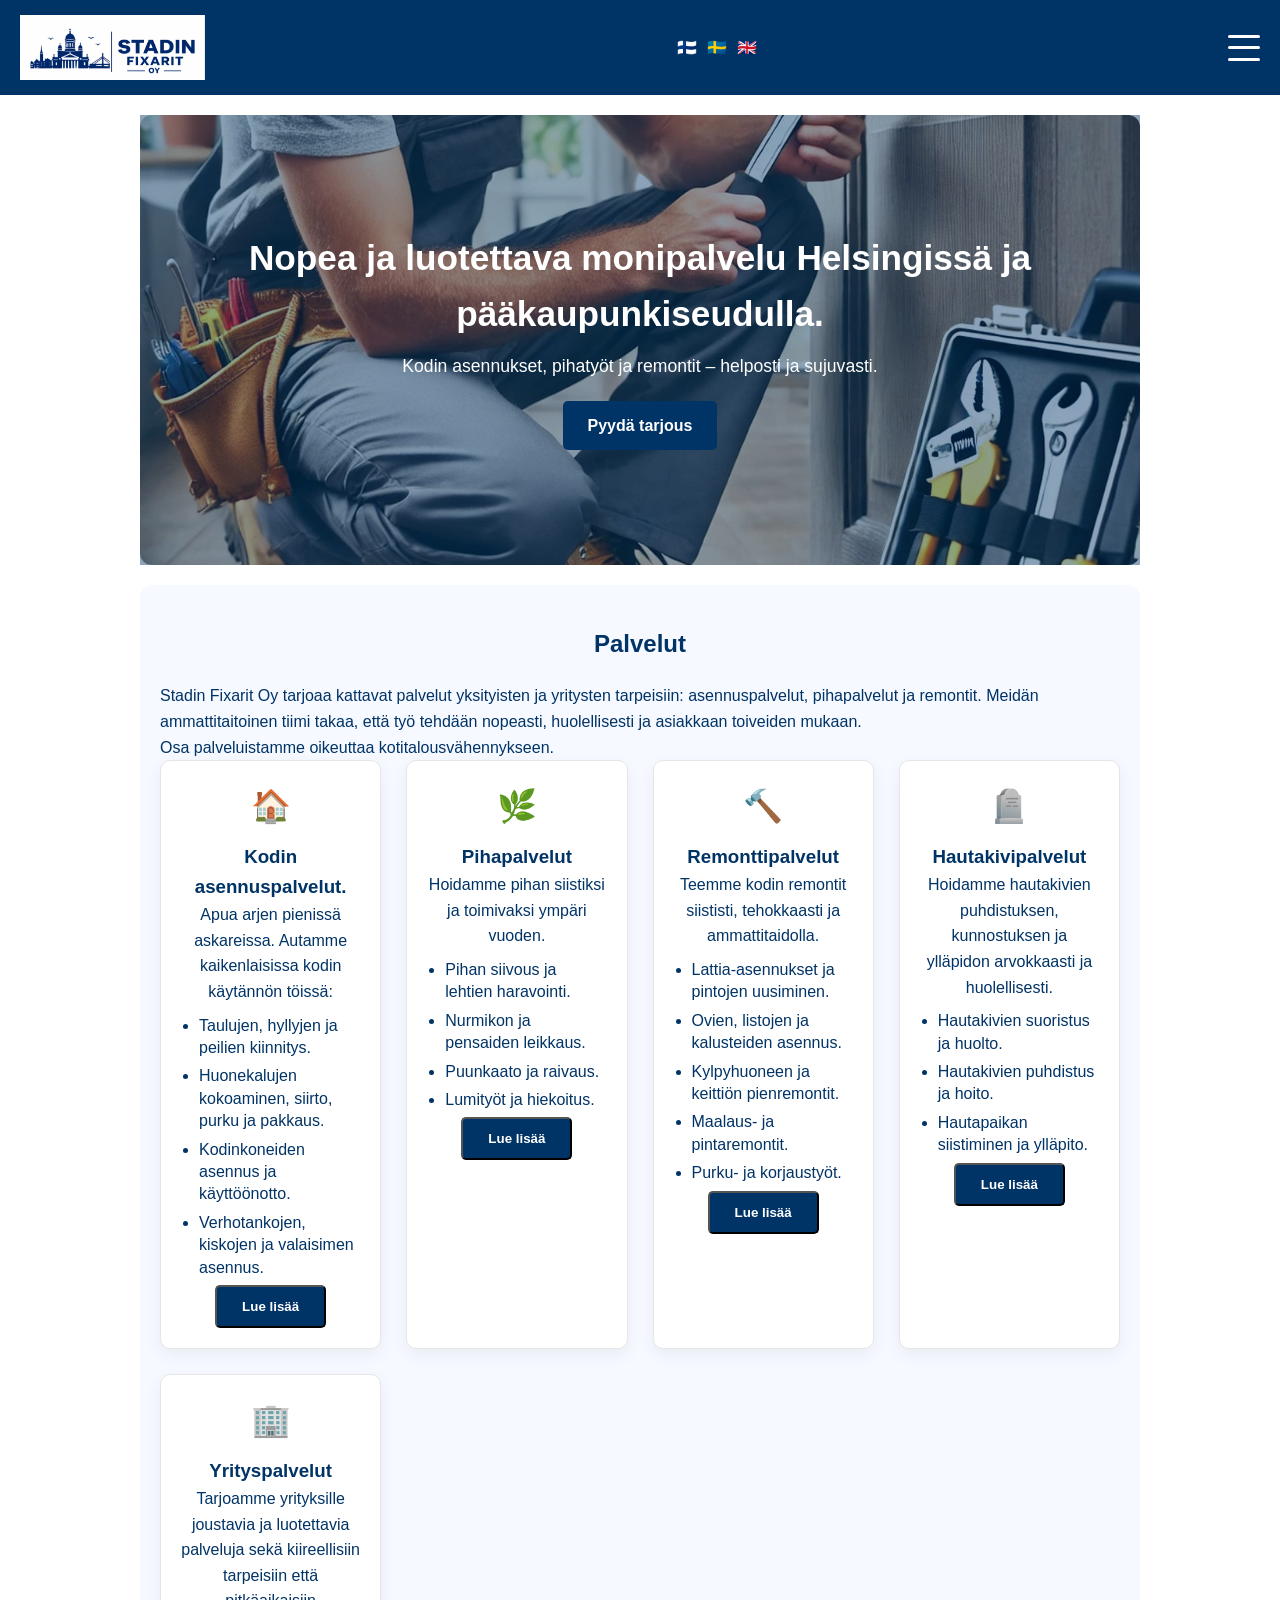
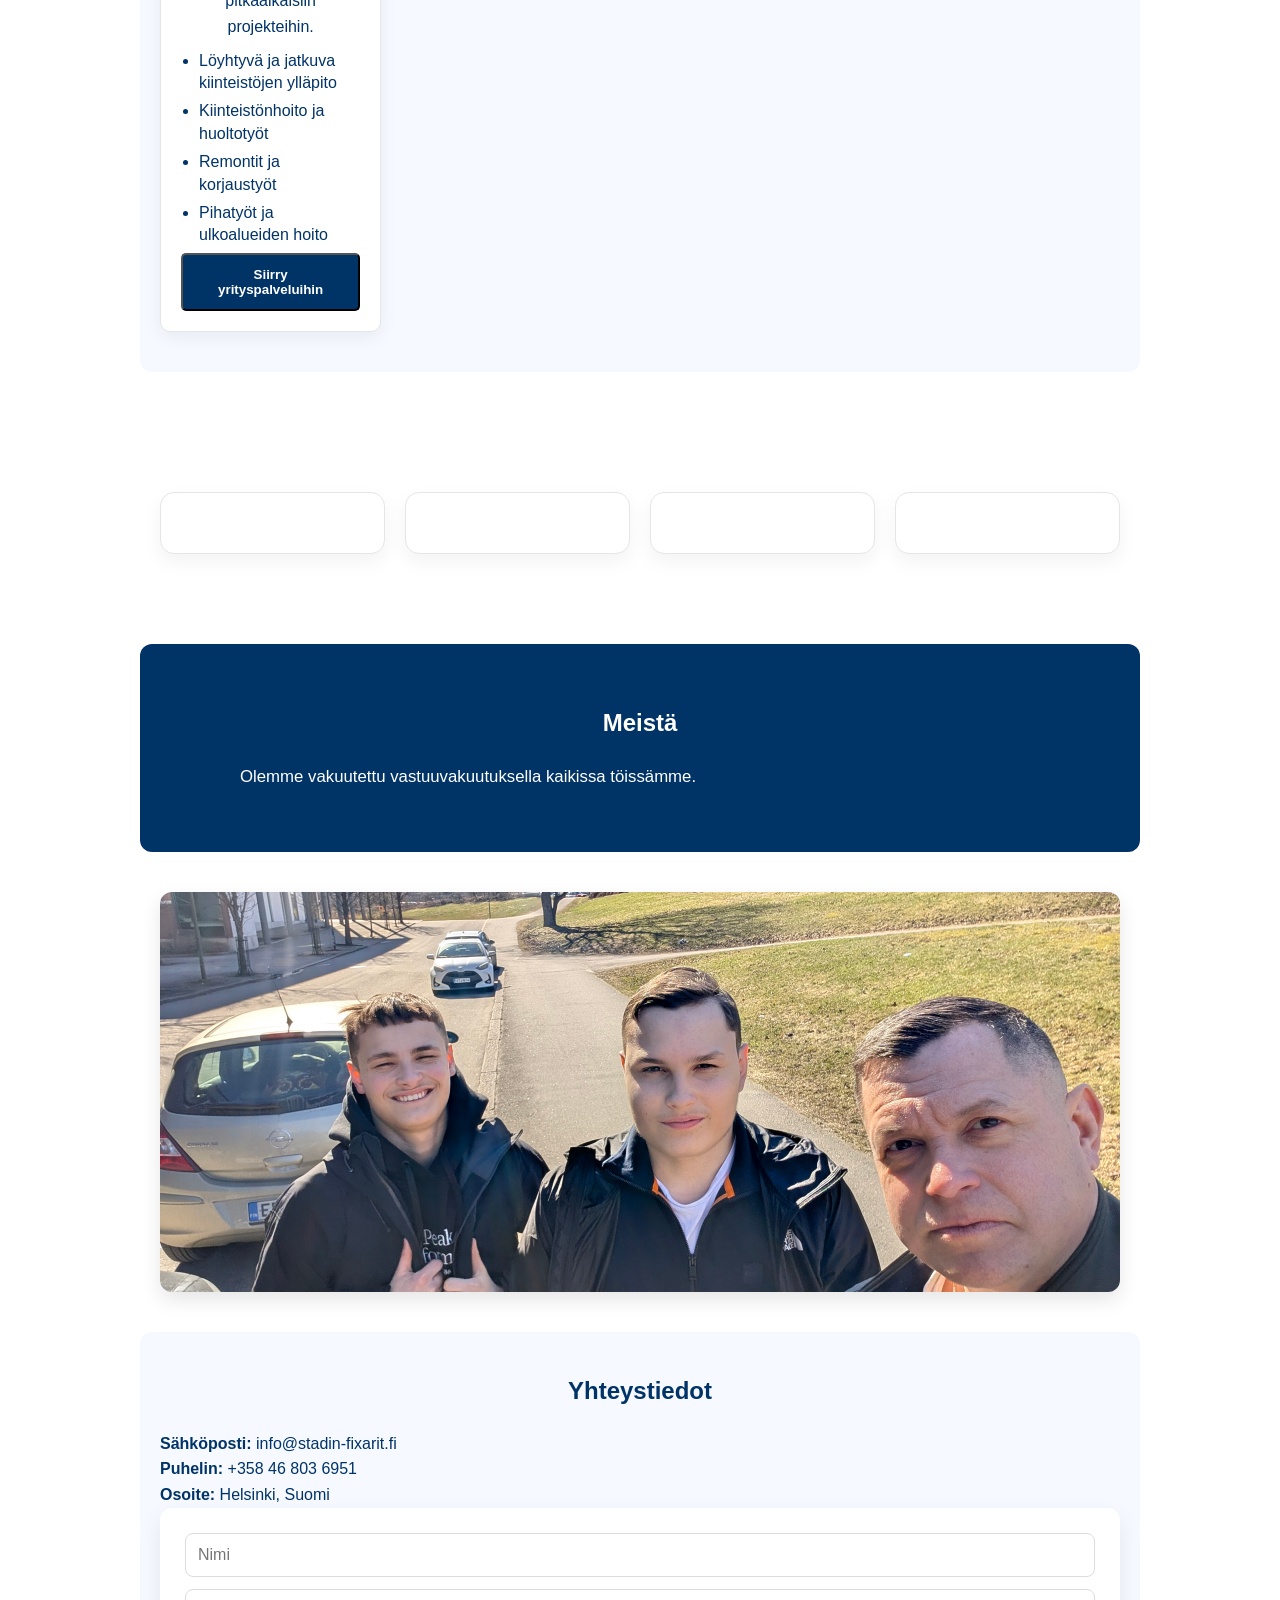
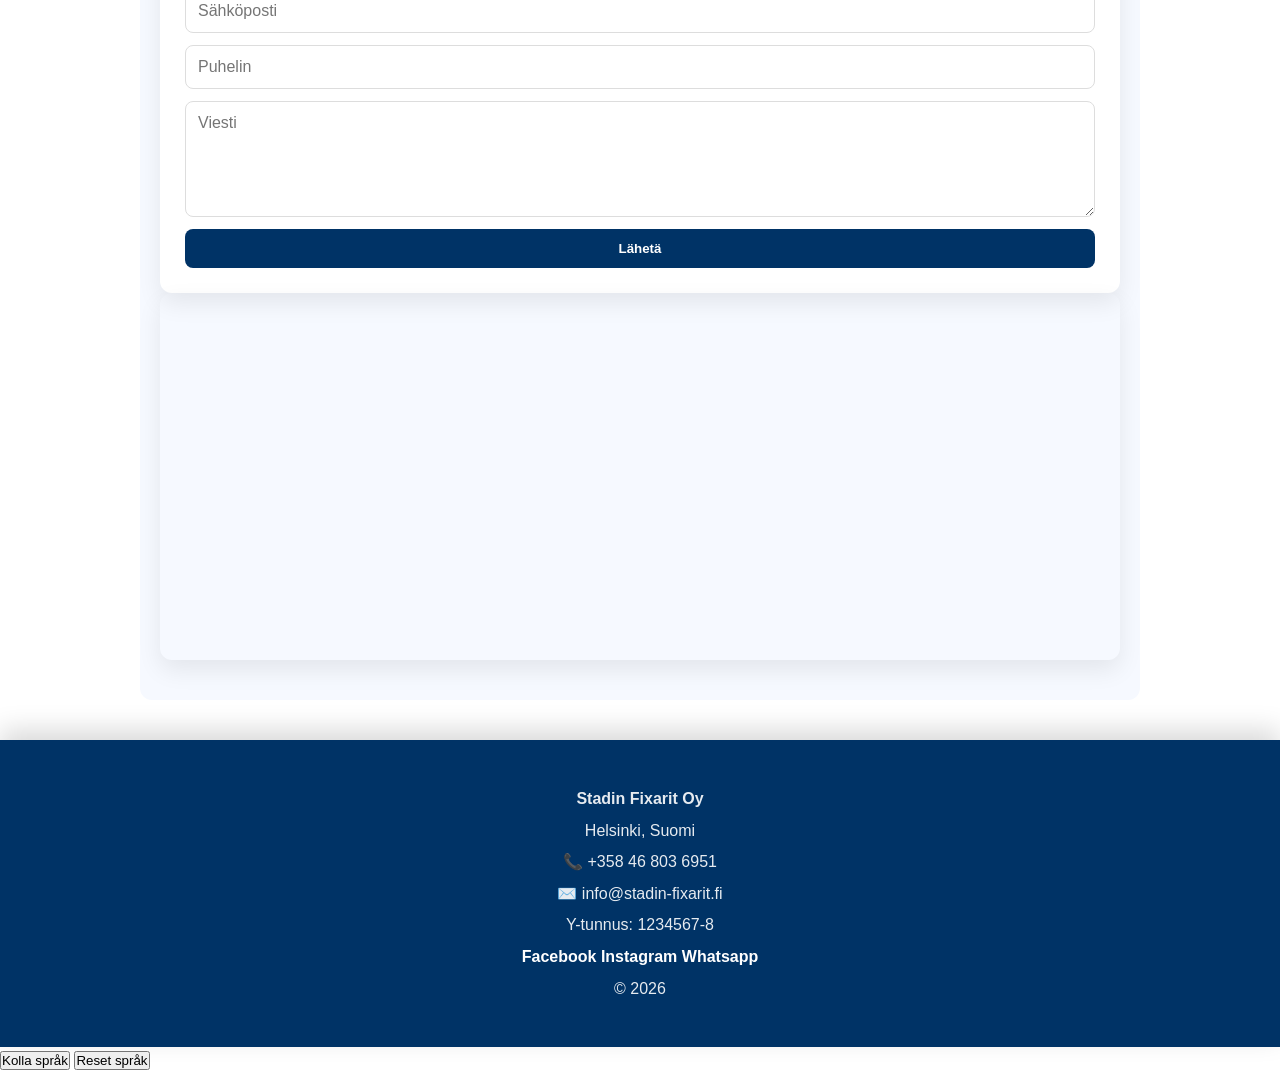
<file: index.html>
<!DOCTYPE html>
<html lang="fi">
<head>
    <meta charset="UTF-8">
    <meta name="viewport" content="width=device-width, initial-scale=1.0">
    <title>Stadin Fixarit Oy</title>
    <link rel="stylesheet" href="css/style.css">
</head>
    <script type="text/javascript"> window.$crisp=[];window.CRISP_WEBSITE_ID="c980afcf-02e9-4bbd-a864-83d0c5dd70b5";(function(){ d=document;s=d.createElement("script"); s.src="https://client.crisp.chat/l.js"; s.async=1;d.getElementsByTagName("head")[0].appendChild(s);})(); </script>
<body>

<header>
    <div class="logo">
    <a href="index.html">
        <img src="images/logo2.png" alt="Stadin Fixarit Oy">
    </a>
    </div>

    <div class="lang-switch">
        <span onclick="setLang('fi')">🇫🇮</span>
        <span onclick="setLang('sv')">🇸🇪</span>
        <span onclick="setLang('en')">🇬🇧</span>
    </div>

    <nav>
        <div class="menu" id="menu">

    <!-- HUVUD -->
    <a href="index.html" data-translate="navHome">Etusivu</a>

    <!-- RUBRIK -->
    <div class="menu-section" data-translate="menuServices">
        Palvelut
    </div>

    <a href="kodin-asennuspalvelut.html" data-translate="navInstall">
        Kodin asennuspalvelut
    </a>

    <a href="pihapalvelut.html" data-translate="navGarden">
        Pihapalvelut
    </a>

    <a href="remontti.html" data-translate="navRemontti">
        Remontti
    </a>

    <a href="hautakivipalvelut.html" data-translate="navGrave">
        Hautakivipalvelut
    </a>

    <!-- INFO -->
    <div class="menu-section" data-translate="menuCompany">
        Yritys
    </div>
            
        <a href="yrityksille.html" data-translate="navBusiness">
    Yrityksille
        </a>    

    <a href="index.html#meista" data-translate="navAbout">
        Meistä
    </a>

    <a href="index.html#yhteystiedot" data-translate="navContact">
        Yhteystiedot
    </a>

    <!-- CTA -->
    <a href="index.html#yhteystiedot" class="menu-cta" data-translate="ctaOffer">
        Pyydä tarjous
    </a>

    <!-- BACK -->
    <a href="index.html" class="menu-back" data-translate="backButton">
        ← Takaisin
    </a>

        </div>

        <div class="hamburger" id="hamburger">
            <div></div>
            <div></div>
            <div></div>
        </div>
    </nav>
</header>
    
    <div class="menu-overlay" id="overlay"></div>
<!-- HERO -->
<section id="hero" style="background-image: url('images/hero1-index.jpg');">
    <div class="hero-container">
        <div class="hero-content">
            <h1 data-translate="heroTitle">
                Nopea ja luotettava monipalvelu Helsingissä ja pääkaupunkiseudulla.
            </h1>

            <p data-translate="heroText">
                Kodin asennukset, pihatyöt ja remontit – helposti ja sujuvasti.
            </p>

            <a href="#yhteystiedot" class="cta-button" data-translate="heroCta">
                Pyydä tarjous
            </a>
        </div>
    </div>
</section>

<!-- SERVICES -->
<section id="palvelut" class="services-section">

    <h2 data-translate="servicesTitle">Palvelut</h2>

    <p data-translate="servicesText">
        Stadin Fixarit Oy tarjoaa kattavat palvelut yksityisten ja yritysten tarpeisiin: asennuspalvelut, pihapalvelut ja remontit. Meidän ammattitaitoinen tiimi takaa, että työ tehdään nopeasti, huolellisesti ja asiakkaan toiveiden mukaan.
    </p>
    <p data-translate="taxBenefit">
    Osa palveluistamme oikeuttaa kotitalousvähennykseen.
</p>

    <div class="services-container">

       <a href="kodin-asennuspalvelut.html" class="service-item">
    <div class="icon">🏠</div>

    <h3 data-translate="service1Title">Kodin asennuspalvelut.</h3>

    <p data-translate="service1Intro">
        Apua arjen pienissä askareissa. Autamme kaikenlaisissa kodin käytännön töissä:
    </p>

    <ul>
        <li data-translate="service1List1">Taulujen, hyllyjen ja peilien kiinnitys.</li>
        <li data-translate="service1List2">Huonekalujen kokoaminen, siirto, purku ja pakkaus.</li>
        <li data-translate="service1List3">Kodinkoneiden asennus ja käyttöönotto.</li>
        <li data-translate="service1List4">Verhotankojen, kiskojen ja valaisimen asennus.</li>
    </ul>

    <button class="cta-button" data-translate="service1Btn">Lue lisää</button>
       </a>
        
        <a href="pihapalvelut.html" class="service-item">
    <div class="icon">🌿</div>

    <h3 data-translate="gardenTitle">Pihapalvelut</h3>

    <p data-translate="gardenText">
        Hoidamme pihan siistiksi ja toimivaksi ympäri vuoden.
    </p>

    <ul>
        <li data-translate="gardenList1">Pihan siivous ja lehtien haravointi.</li>
        <li data-translate="gardenList2">Nurmikon ja pensaiden leikkaus.</li>
        <li data-translate="gardenList3">Puunkaato ja raivaus.</li>
        <li data-translate="gardenList4">Lumityöt ja hiekoitus.</li>
    </ul>

    <button class="cta-button" data-translate="gardenBtn">Lue lisää</button>
        </a>

        <a href="remontti.html" class="service-item">
    <div class="icon">🔨</div>

    <h3 data-translate="remonttiTitle">Remonttipalvelut</h3>

    <p data-translate="remonttiText">
        Teemme kodin remontit siististi, tehokkaasti ja ammattitaidolla.
    </p>

    <ul>
        <li data-translate="remonttiList1">Lattia-asennukset ja pintojen uusiminen.</li>
        <li data-translate="remonttiList2">Ovien, listojen ja kalusteiden asennus.</li>
        <li data-translate="remonttiList3">Kylpyhuoneen ja keittiön pienremontit.</li>
        <li data-translate="remonttiList4">Maalaus- ja pintaremontit.</li>
        <li data-translate="remonttiList5">Purku- ja korjaustyöt.</li>
    </ul>

    <button class="cta-button" data-translate="remonttiBtn">Lue lisää</button>
        </a>

        <a href="hautakivipalvelut.html" class="service-item">
    <div class="icon">🪦</div>

    <h3 data-translate="graveTitle">Hautakivipalvelut</h3>

    <p data-translate="graveText">
        Hoidamme hautakivien puhdistuksen, kunnostuksen ja ylläpidon arvokkaasti ja huolellisesti.
    </p>

    <ul>
        <li data-translate="graveList1">Hautakivien suoristus ja huolto.</li>
        <li data-translate="graveList2">Hautakivien puhdistus ja hoito.</li>
        <li data-translate="graveList3">Hautapaikan siistiminen ja ylläpito.</li>
    </ul>

    <button class="cta-button" data-translate="graveBtn">Lue lisää</button>
        </a>

<a href="yrityksille.html" class="service-item">

    <div class="icon">🏢</div>

    <h3 data-translate="businessTitle">
        Yrityspalvelut
    </h3>

    <p data-translate="businessIntroText">
        Tarjoamme yrityksille joustavia ja luotettavia palveluja sekä kiireellisiin tarpeisiin että pitkäaikaisiin projekteihin.
    </p>

    <ul>
        <li data-translate="businessList1">Löyhtyvä ja jatkuva kiinteistöjen ylläpito</li>
        <li data-translate="businessList2">Kiinteistönhoito ja huoltotyöt</li>
        <li data-translate="businessList3">Remontit ja korjaustyöt</li>
        <li data-translate="businessList4">Pihatyöt ja ulkoalueiden hoito</li>
    </ul>

    <button class="cta-button" data-translate="businessCta">
        Siirry yrityspalveluihin
    </button>

</a>
    
  </div>

</section>
    
<section class="trust-section">

    <h2 data-translate="trustTitle"></h2>

    <div class="trust-grid">

        <div class="trust-card">
            <h3 data-translate="trust1Title"></h3>
            <p data-translate="trust1Text"></p>
        </div>

        <div class="trust-card">
            <h3 data-translate="trust2Title"></h3>
            <p data-translate="trust2Text"></p>
        </div>

        <div class="trust-card">
            <h3 data-translate="trust3Title"></h3>
            <p data-translate="trust3Text"></p>
        </div>

        <div class="trust-card">
            <h3 data-translate="trust4Title"></h3>
            <p data-translate="trust4Text"></p>
        </div>

    </div>

</section>
<!-- MEISTÄ -->
<section id="about" class="about-section">
    <div class="about-overlay">
        <div class="about-content">

            <h2 data-translate="aboutTitle">Meistä</h2>

            <p data-translate="aboutText1"></p>
<p data-translate="aboutText2"></p>
<p data-translate="aboutText3"></p>
            
<p data-translate="insurance">
    Olemme vakuutettu vastuuvakuutuksella kaikissa töissämme.
</p>
        </div>
    </div>
</section>

<section class="image-section">
    <img src="images/your-image.jpg" alt="Stadin Handymannit työssä">
</section>

<!-- CONTACT -->
<section id="yhteystiedot" class="contact-section">

    <h2 data-translate="contactTitle">Yhteystiedot</h2>

    <div class="contact-container">

        <div class="contact-info">
            <p><strong data-translate="emailLabel">Sähköposti:</strong> info@stadin-fixarit.fi</p>
            <p><strong data-translate="phoneLabel">Puhelin:</strong> +358 46 803 6951</p>
            <p><strong data-translate="addressLabel">Osoite:</strong> Helsinki, Suomi</p>
        </div>

        <form action="https://formspree.io/f/xwvarbkg" method="POST">
            <input type="text" name="name" data-placeholder="name" placeholder="Nimi" required>
            <input type="email" name="email" data-placeholder="email" placeholder="Sähköposti" required>
            <input type="text" name="phone" data-placeholder="phone" placeholder="Puhelin" required>
            <textarea name="message" data-placeholder="message" placeholder="Viesti" rows="5" required></textarea>

            <input type="text" name="_gotcha" style="display:none">
            <button type="submit" data-translate="submit">Lähetä</button>
        </form>

    </div>

    <div class="map">
        <iframe 
            src="https://www.google.com/maps?q=Helsinki&output=embed"
            width="100%" 
            height="300" 
            style="border:0;" 
            loading="lazy">
        </iframe>
    </div>

</section>

<!-- FOOTER -->
<footer>
    <p><strong>Stadin Fixarit Oy</strong></p>

    <p data-translate="footerLocation">Helsinki, Suomi</p>
    <p>📞 +358 46 803 6951</p>
    <p>✉️ info@stadin-fixarit.fi</p>

    <p data-translate="footerBusinessId">Y-tunnus: 1234567-8</p>

    <div class="social-links">
        <a href="#" data-translate="facebook">Facebook</a>
        <a href="#" data-translate="instagram">Instagram</a>
        <a href="#" data-translate="Whatsapp">Whatsapp</a>
    </div>

    <p>© 2026</p>
</footer>

<script src="js/script.js"></script>
<script src="js/lang.js"></script>

<!-- TEST-KNAPPAR (tillfälligt) -->
<button onclick="alert(localStorage.getItem('lang'))">
  Kolla språk
</button>

<button onclick="localStorage.removeItem('lang'); location.reload();">
  Reset språk
</button>
</body>
</body>
</html>
</file>
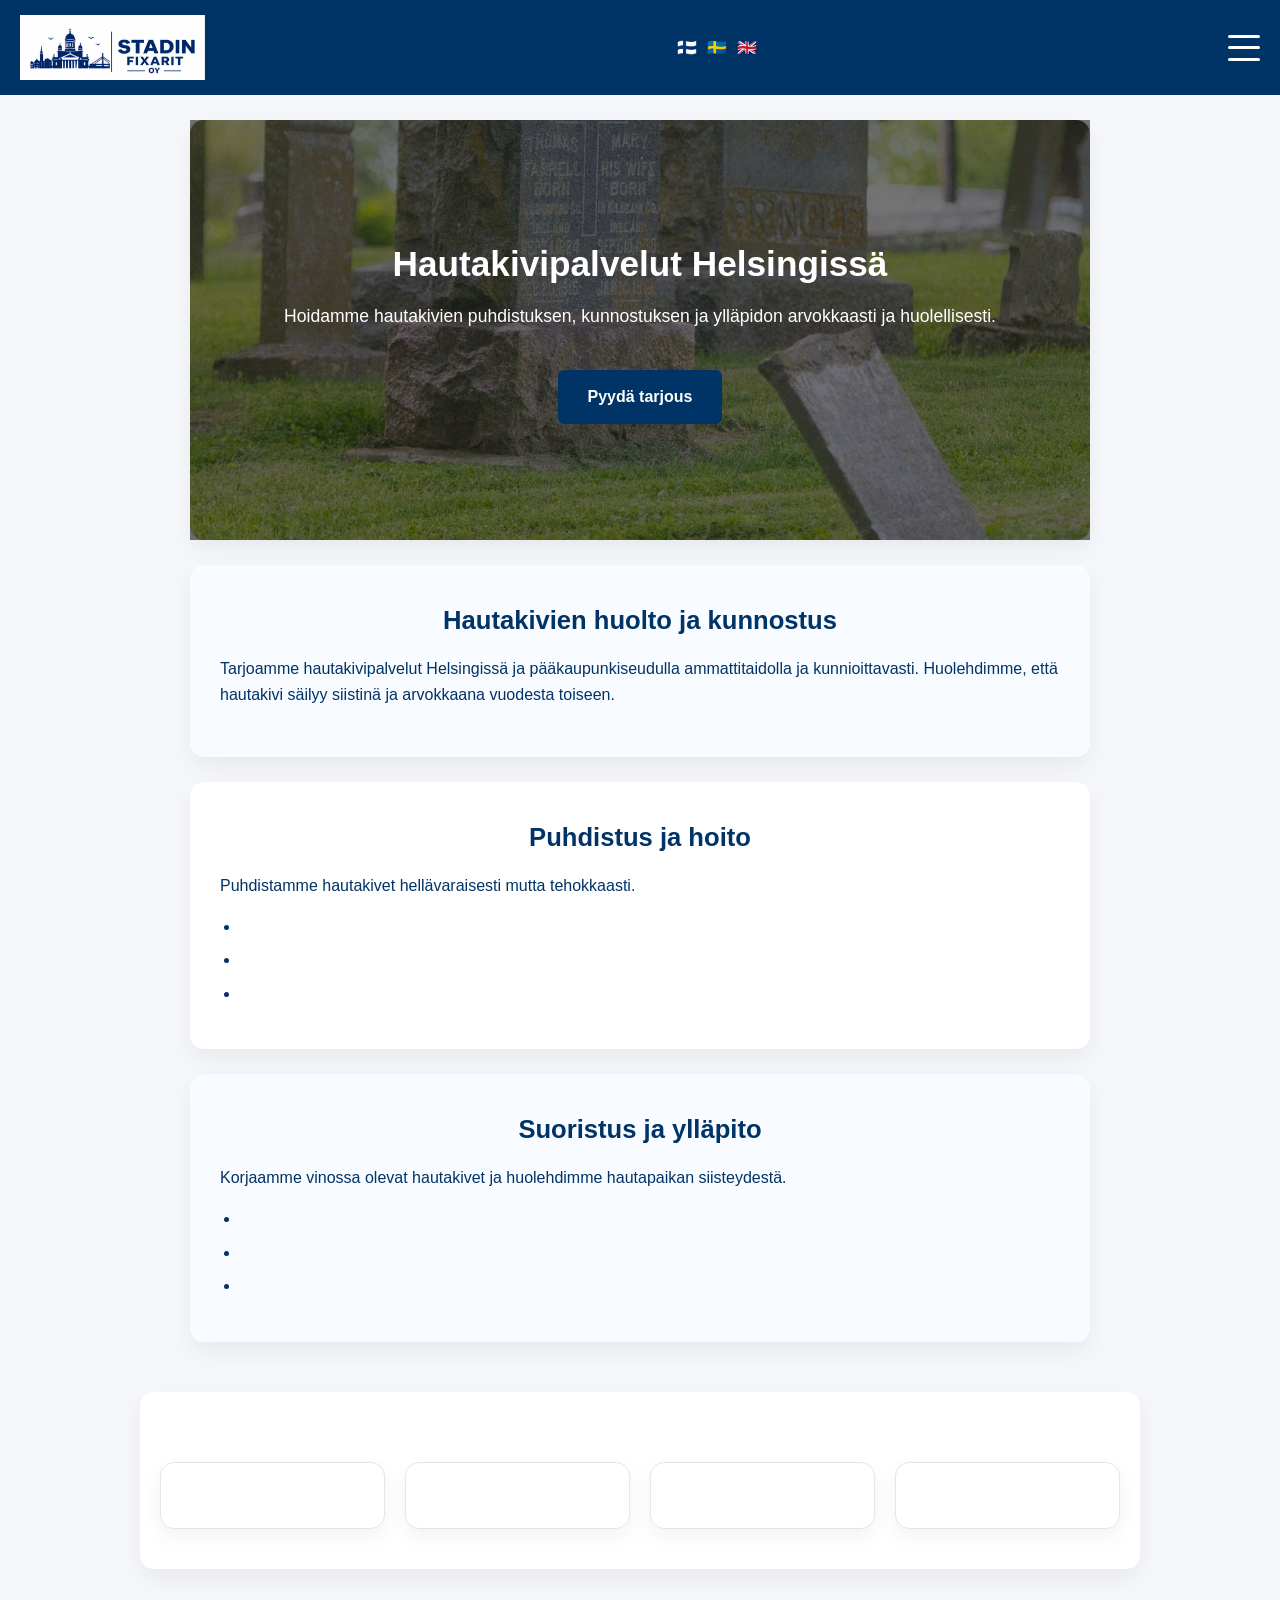
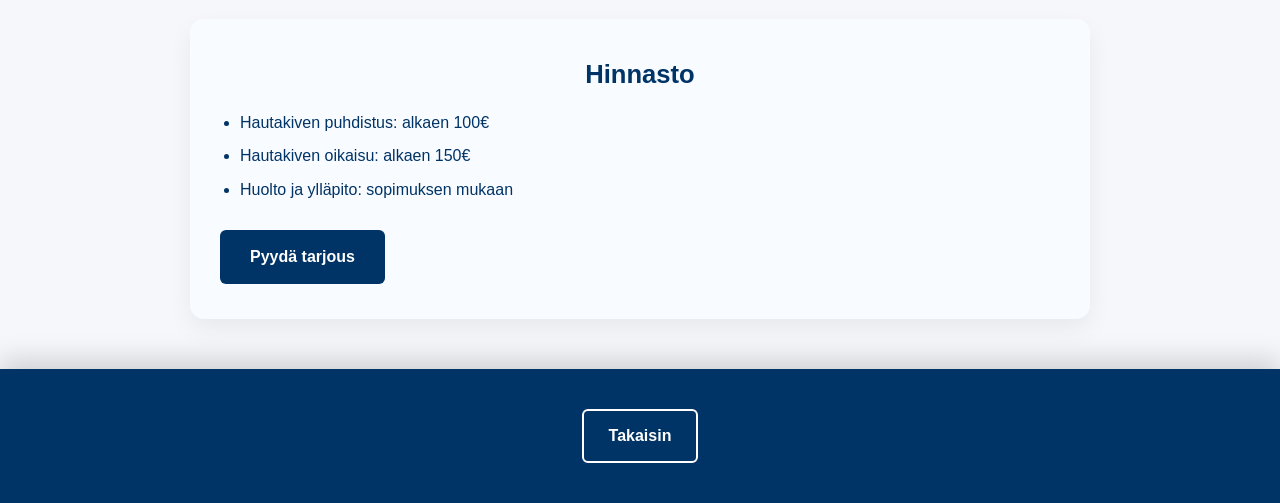
<file: hautakivipalvelut.html>
<!DOCTYPE html>
<html lang="fi">
<head>
<meta charset="UTF-8">
<meta name="viewport" content="width=device-width, initial-scale=1.0">
<title>Hautakivipalvelut Helsingissä | Stadin Handymannit Oy</title>

<link rel="stylesheet" href="css/style.css">
<link rel="stylesheet" href="css/services.css">
</head>

<body class="hautakivi">

<!-- HEADER -->
<header>
     <div class="logo">
        <img src="images/logo2.png" alt="Stadin Fixarit Oy">
     </div>

    <div class="lang-switch">
        <span onclick="setLang('fi')">🇫🇮</span>
        <span onclick="setLang('sv')">🇸🇪</span>
        <span onclick="setLang('en')">🇬🇧</span>
    </div>

    <nav>
        <div class="menu" id="menu">

    <!-- HUVUD -->
    <a href="index.html" data-translate="navHome">Etusivu</a>

    <!-- RUBRIK -->
    <div class="menu-section" data-translate="menuServices">
        Palvelut
    </div>

    <a href="kodin-asennuspalvelut.html" data-translate="navInstall">
        Kodin asennuspalvelut
    </a>

    <a href="pihapalvelut.html" data-translate="navGarden">
        Pihapalvelut
    </a>

    <a href="remontti.html" data-translate="navRemontti">
        Remontti
    </a>

    <a href="hautakivipalvelut.html" data-translate="navGrave">
        Hautakivipalvelut
    </a>

    <!-- INFO -->
    <div class="menu-section" data-translate="menuCompany">
        Yritys
    </div>

    <a href="index.html#meista" data-translate="navAbout">
        Meistä
    </a>

    <a href="index.html#yhteystiedot" data-translate="navContact">
        Yhteystiedot
    </a>

    <!-- CTA -->
    <a href="index.html#yhteystiedot" class="menu-cta" data-translate="ctaOffer">
        Pyydä tarjous
    </a>

    <!-- BACK -->
    <a href="index.html" class="menu-back" data-translate="backButton">
        ← Takaisin
    </a>

        </div>

        <div class="hamburger" id="hamburger">
            <div></div>
            <div></div>
            <div></div>
        </div>
    </nav>
</header>
    
  <div class="menu-overlay" id="overlay"></div>
<!-- HERO -->
<section id="hero" style="background-image: url('images/hautakivipalvelut.jpg');">
    <div class="hero-container">
        <div class="hero-content">

            <h1 data-translate="graveTitle">
                Hautakivipalvelut Helsingissä
            </h1>

            <p data-translate="graveHeroText">
                Hoidamme hautakivien puhdistuksen, kunnostuksen ja ylläpidon arvokkaasti ja huolellisesti.
            </p>

            <a href="index.html#yhteystiedot" class="cta-button" data-translate="graveCta">
                Pyydä tarjous
            </a>

        </div>
    </div>
</section>

<!-- SECTION 1 -->
<section>

    <h2 data-translate="graveSection1Title">
        Hautakivien huolto ja kunnostus
    </h2>

    <p data-translate="graveSection1Text">
        Tarjoamme hautakivipalvelut Helsingissä ja pääkaupunkiseudulla ammattitaidolla ja kunnioittavasti. Huolehdimme, että hautakivi säilyy siistinä ja arvokkaana vuodesta toiseen.
    </p>

</section>

<!-- SECTION 2 -->
<section>

<h2 data-translate="graveSection2Title">
    Puhdistus ja hoito
</h2>

<p data-translate="graveSection2Text">
    Puhdistamme hautakivet hellävaraisesti mutta tehokkaasti.
</p>

<ul>
    <li data-translate="graveList1"></li>
    <li data-translate="graveList2"></li>
    <li data-translate="graveList3"></li>
</ul>
</section>

<!-- SECTION 3 -->
<section>

    <h2 data-translate="graveSection3Title">
    Suoristus ja ylläpito
</h2>

<p data-translate="graveSection3Text">
    Korjaamme vinossa olevat hautakivet ja huolehdimme hautapaikan siisteydestä.
</p>

<ul>
    <li data-translate="graveList4"></li>
    <li data-translate="graveList5"></li>
    <li data-translate="graveList6"></li>
</ul>

</section>

  <section class="trust-section">

    <h2 data-translate="trustTitle"></h2>

    <div class="trust-grid">

        <div class="trust-card">
            <h3 data-translate="trust1Title"></h3>
            <p data-translate="trust1Text"></p>
        </div>

        <div class="trust-card">
            <h3 data-translate="trust2Title"></h3>
            <p data-translate="trust2Text"></p>
        </div>

        <div class="trust-card">
            <h3 data-translate="trust3Title"></h3>
            <p data-translate="trust3Text"></p>
        </div>

        <div class="trust-card">
            <h3 data-translate="trust4Title"></h3>
            <p data-translate="trust4Text"></p>
        </div>

    </div>

</section>   
     
<!-- CTA -->
<section class="service-page">

    <h2 data-translate="gravePriceTitle">
        Hinnasto
    </h2>

    <ul>
        <li data-translate="gravePrice1">Hautakiven puhdistus: alkaen 100€</li>
        <li data-translate="gravePrice2">Hautakiven oikaisu: alkaen 150€</li>
        <li data-translate="gravePrice3">Huolto ja ylläpito: sopimuksen mukaan</li>
    </ul>

    <a href="index.html#yhteystiedot" class="cta-button" data-translate="graveCta">
        Pyydä tarjous
    </a>

</section>
<!-- FOOTER -->
<footer class="back-footer">
    <a href="index.html" class="back-button" data-translate="backButton">
        Takaisin
    </a>
</footer>

<script src="js/script.js"></script>
<script src="js/lang.js"></script>

</body>
</html>
</file>
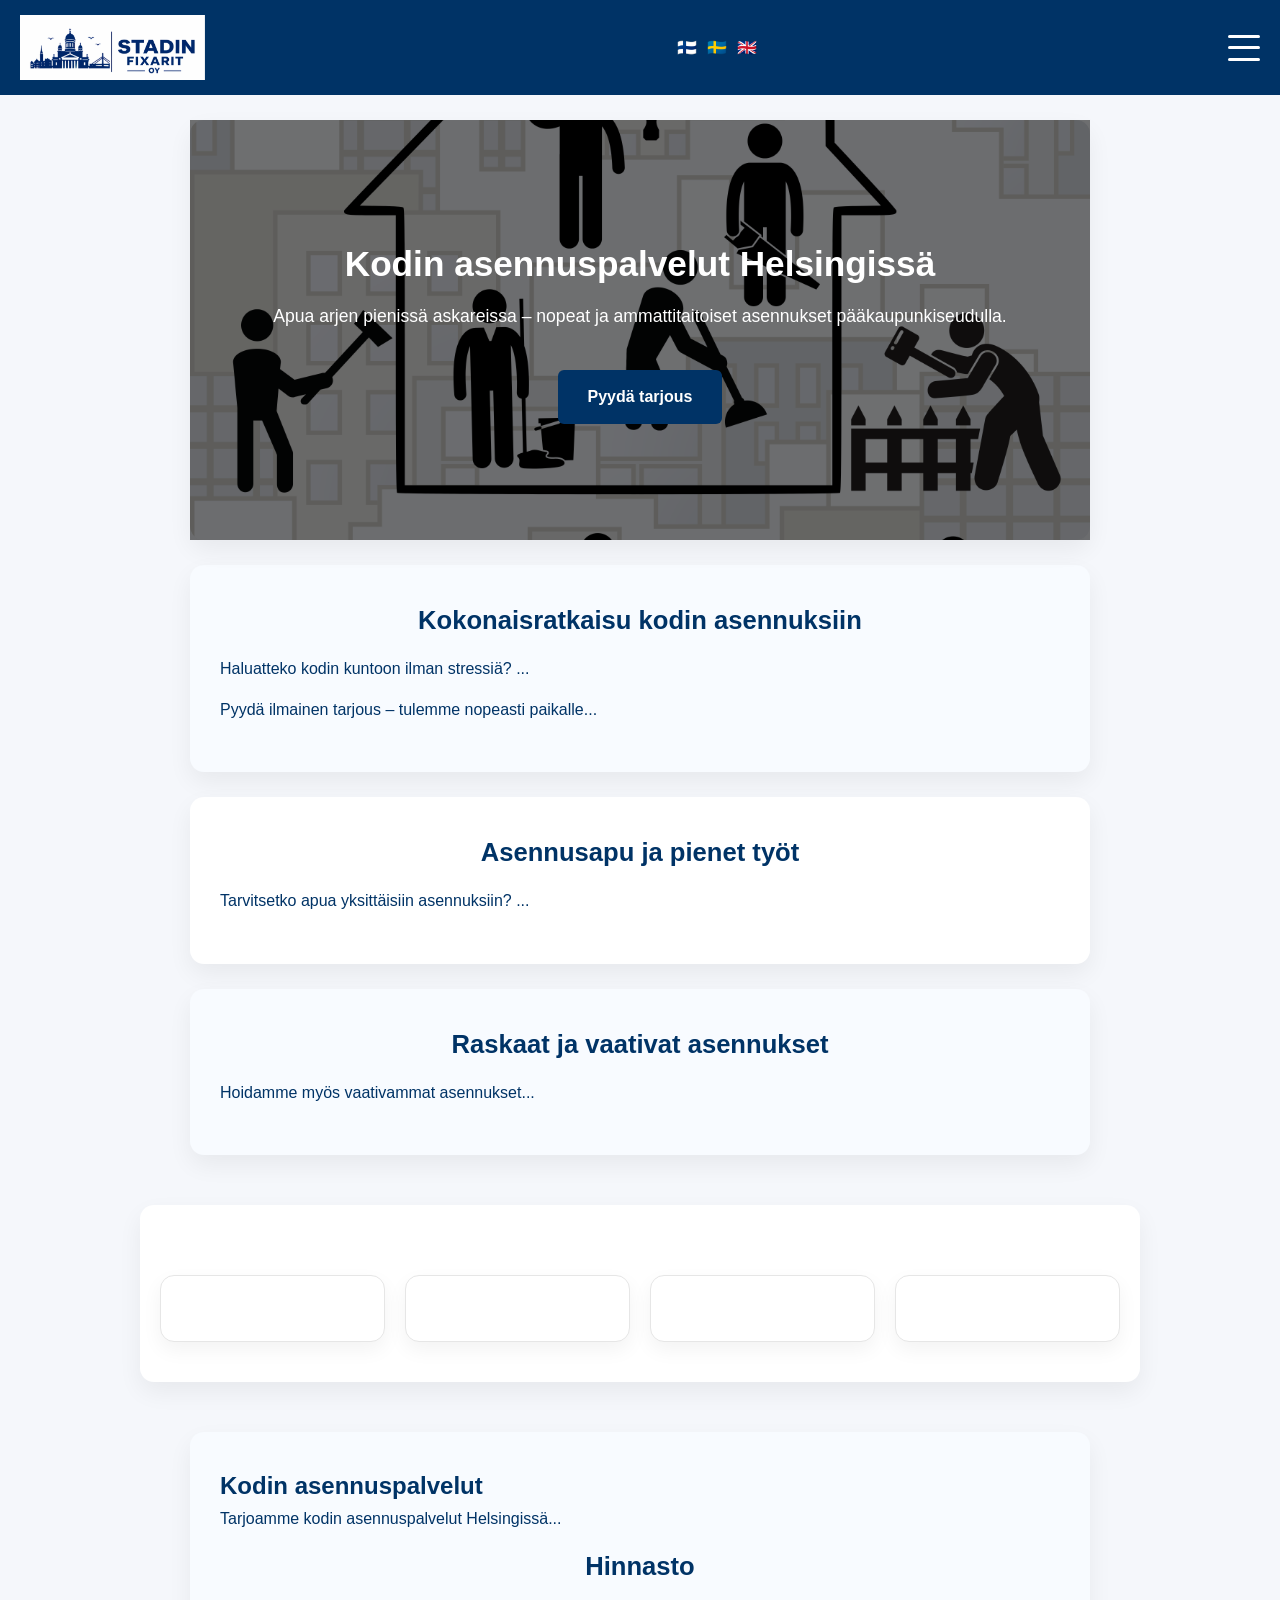
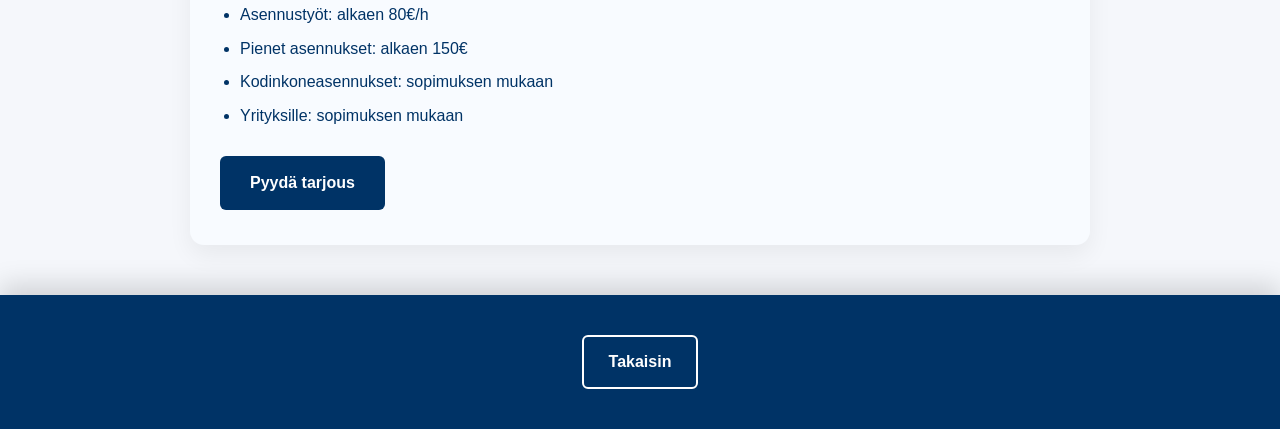
<file: kodin-asennuspalvelut.html>
<!DOCTYPE html>
<html lang="fi">
<head>
<meta charset="UTF-8">
<meta name="viewport" content="width=device-width, initial-scale=1.0">
<title>Kodin asennuspalvelut Helsingissä | Stadin Handymannit Oy</title>

<link rel="stylesheet" href="css/style.css">
<link rel="stylesheet" href="css/services.css">
</head>

<body class="kodin-asennus">

<!-- HEADER -->
<header>
    <div class="logo">
        <img src="images/logo2.png" alt="Stadin Fixarit Oy">
    </div>

    <div class="lang-switch">
        <span onclick="setLang('fi')">🇫🇮</span>
        <span onclick="setLang('sv')">🇸🇪</span>
        <span onclick="setLang('en')">🇬🇧</span>
    </div>

    <nav>
        <div class="menu" id="menu">

    <!-- HUVUD -->
    <a href="index.html" data-translate="navHome">Etusivu</a>

    <!-- RUBRIK -->
    <div class="menu-section" data-translate="menuServices">
        Palvelut
    </div>

    <a href="kodin-asennuspalvelut.html" data-translate="navInstall">
        Kodin asennuspalvelut
    </a>

    <a href="pihapalvelut.html" data-translate="navGarden">
        Pihapalvelut
    </a>

    <a href="remontti.html" data-translate="navRemontti">
        Remontti
    </a>

    <a href="hautakivipalvelut.html" data-translate="navGrave">
        Hautakivipalvelut
    </a>

    <!-- INFO -->
    <div class="menu-section" data-translate="menuCompany">
        Yritys
    </div>

    <a href="index.html#meista" data-translate="navAbout">
        Meistä
    </a>

    <a href="index.html#yhteystiedot" data-translate="navContact">
        Yhteystiedot
    </a>

    <!-- CTA -->
    <a href="index.html#yhteystiedot" class="menu-cta" data-translate="ctaOffer">
        Pyydä tarjous
    </a>

    <!-- BACK -->
    <a href="index.html" class="menu-back" data-translate="backButton">
        ← Takaisin
    </a>

</div>

        <div class="hamburger" id="hamburger">
            <div></div>
            <div></div>
            <div></div>
        </div>
    </nav>
</header>

    <div class="menu-overlay" id="overlay"></div>
<!-- HERO -->
<section id="hero" style="background-image: url('images/talopalvelut.jpg');">
    <div class="hero-container">
        <div class="hero-content">

            <h1 data-translate="section4Title">
                Kodin asennuspalvelut Helsingissä
            </h1>

            <p data-translate="section4Intro">
Apua arjen pienissä askareissa – nopeat ja ammattitaitoiset asennukset pääkaupunkiseudulla.
            </p>

            <a href="index.html#yhteystiedot" class="cta-button" data-translate="section4Cta">
                Pyydä tarjous
            </a>

        </div>
    </div>
</section>

<!-- SECTION 1 -->
<section id="section1">

    <h2 data-translate="section1Title">
        Kokonaisratkaisu kodin asennuksiin
    </h2>

    <p data-translate="section1Text1">
Haluatteko kodin kuntoon ilman stressiä? ...
</p>

<p data-translate="section1Text2">
Pyydä ilmainen tarjous – tulemme nopeasti paikalle...
</p>

</section>

<!-- SECTION 2 -->
<section id="section2">

    <h2 data-translate="section2Title">
        Asennusapu ja pienet työt
    </h2>
    
<p data-translate="section2Text">
Tarvitsetko apua yksittäisiin asennuksiin? ...
</p>
    
</section>

<!-- SECTION 3 -->
<section id="section3">

    <h2 data-translate="section3Title">
        Raskaat ja vaativat asennukset
    </h2>

<p data-translate="section3Text">
Hoidamme myös vaativammat asennukset...
</p>

</section>

  <section class="trust-section">

    <h2 data-translate="trustTitle"></h2>

    <div class="trust-grid">

        <div class="trust-card">
            <h3 data-translate="trust1Title"></h3>
            <p data-translate="trust1Text"></p>
        </div>

        <div class="trust-card">
            <h3 data-translate="trust2Title"></h3>
            <p data-translate="trust2Text"></p>
        </div>

        <div class="trust-card">
            <h3 data-translate="trust3Title"></h3>
            <p data-translate="trust3Text"></p>
        </div>

        <div class="trust-card">
            <h3 data-translate="trust4Title"></h3>
            <p data-translate="trust4Text"></p>
        </div>

    </div>

</section>  
    
<!-- SECTION 4 -->
<section class="service-page">

    <h1 data-translate="section4Title">
        Kodin asennuspalvelut
    </h1>

    <p data-translate="section4Text">
Tarjoamme kodin asennuspalvelut Helsingissä...
    </p>

    <h2 data-translate="section4Subtitle">
        Hinnasto
    </h2>

    <ul>
        <li data-translate="price1">Asennustyöt: alkaen 80€/h</li>
        <li data-translate="price2">Pienet asennukset: alkaen 150€</li>
        <li data-translate="price3">Kodinkoneasennukset: sopimuksen mukaan</li>
        <li data-translate="price4">Yrityksille: sopimuksen mukaan</li>
    </ul>

    <a href="index.html#yhteystiedot" class="cta-button" data-translate="section4Cta">
        Pyydä tarjous
    </a>

</section>

<!-- FOOTER -->
<footer class="back-footer">
    <a href="index.html" class="back-button" data-translate="backButton">
        Takaisin
    </a>
</footer>

<!-- SCRIPTS -->
<script src="js/script.js"></script>
<script src="js/lang.js"></script>

</body>
</html>
</file>
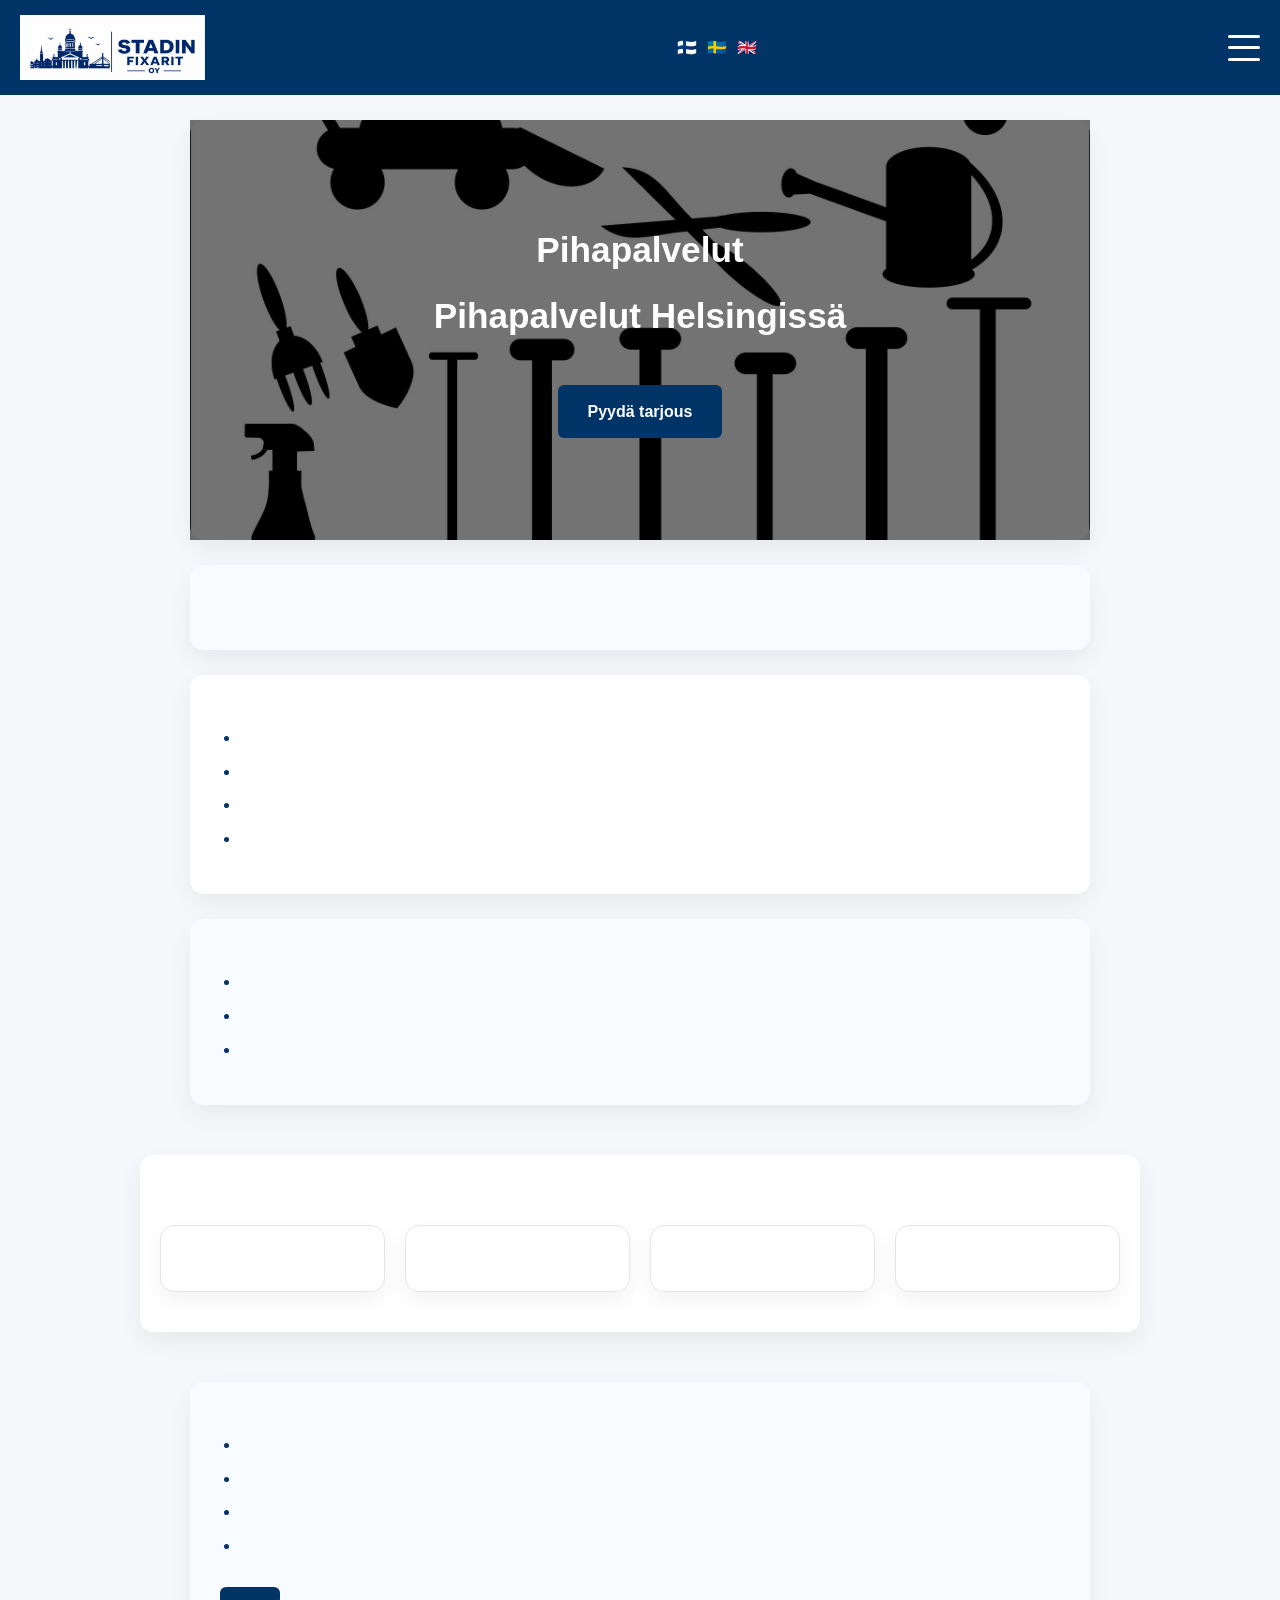
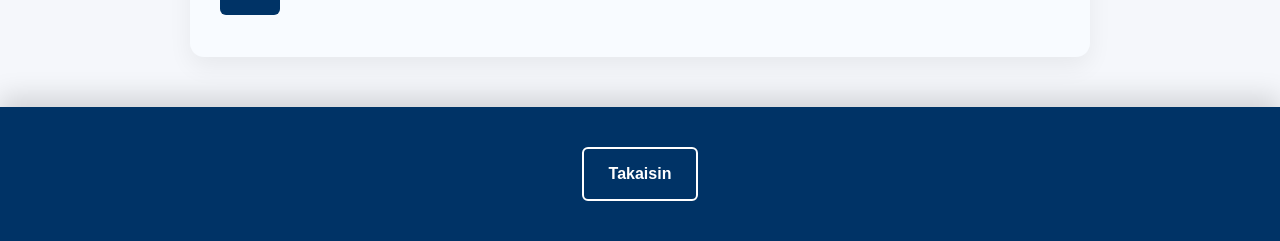
<file: pihapalvelut.html>
<!DOCTYPE html>
<html lang="fi">
<head>
<meta charset="UTF-8">
<meta name="viewport" content="width=device-width, initial-scale=1.0">
<title>Pihapalvelut Helsingissä | Stadin Handymannit Oy</title>

<link rel="stylesheet" href="css/style.css">
<link rel="stylesheet" href="css/services.css">
</head>

<body class="pihapalvelut">

<!-- HEADER -->
<header>
    <div class="logo">
        <img src="images/logo2.png" alt="Stadin Fixarit Oy">
     </div>

    <div class="lang-switch">
        <span onclick="setLang('fi')">🇫🇮</span>
        <span onclick="setLang('sv')">🇸🇪</span>
        <span onclick="setLang('en')">🇬🇧</span>
    </div>

    <nav>
        <div class="menu" id="menu">

    <!-- HUVUD -->
    <a href="index.html" data-translate="navHome">Etusivu</a>

    <!-- RUBRIK -->
    <div class="menu-section" data-translate="menuServices">
        Palvelut
    </div>

    <a href="kodin-asennuspalvelut.html" data-translate="navInstall">
        Kodin asennuspalvelut
    </a>

    <a href="pihapalvelut.html" data-translate="navGarden">
        Pihapalvelut
    </a>

    <a href="remontti.html" data-translate="navRemontti">
        Remontti
    </a>

    <a href="hautakivipalvelut.html" data-translate="navGrave">
        Hautakivipalvelut
    </a>

    <!-- INFO -->
    <div class="menu-section" data-translate="menuCompany">
        Yritys
    </div>

    <a href="index.html#meista" data-translate="navAbout">
        Meistä
    </a>

    <a href="index.html#yhteystiedot" data-translate="navContact">
        Yhteystiedot
    </a>

    <!-- CTA -->
    <a href="index.html#yhteystiedot" class="menu-cta" data-translate="ctaOffer">
        Pyydä tarjous
    </a>

    <!-- BACK -->
    <a href="index.html" class="menu-back" data-translate="backButton">
        ← Takaisin
    </a>

</div>

        <div class="hamburger" id="hamburger">
            <div></div>
            <div></div>
            <div></div>
        </div>
    </nav>
</header>

   <div class="menu-overlay" id="overlay"></div> 
<!-- HERO -->
<section id="hero" style="background-image: url('images/pihapalvelu.jpg');">
    <div class="hero-container">
        <div class="hero-content">

            <h1 data-translate="gardenPageTitle">Pihapalvelut</h1>
<h1 data-translate="gardenPageTitle">
    Pihapalvelut Helsingissä
</h1>

<p data-translate="gardenPageIntro"></p>

<a href="index.html#yhteystiedot" class="cta-button" data-translate="gardenCta">
    Pyydä tarjous
</a>

        </div>
    </div>
</section>

<!-- SECTION 1 -->
<section>

    <h2 data-translate="gardenSection1Title"></h2>

<p data-translate="gardenSection1Text"></p>
         

</section>

<!-- SECTION 2 -->
<section>

    <h2>
    <h2 data-translate="gardenSection2Title"></h2>

<p data-translate="gardenSection2Text"></p>

<ul>
    <li data-translate="gardenList1"></li>
    <li data-translate="gardenList2"></li>
    <li data-translate="gardenList3"></li>
    <li data-translate="gardenList4"></li>
</ul>

</section>

<!-- SECTION 3 -->
<section>

    <h2 data-translate="gardenSection3Title"></h2>

<p data-translate="gardenSection3Text"></p>

<ul>
    <li data-translate="gardenWinter1"></li>
    <li data-translate="gardenWinter2"></li>
    <li data-translate="gardenWinter3"></li>
</ul>

</section>
<section class="trust-section">

    <h2 data-translate="trustTitle"></h2>

    <div class="trust-grid">

        <div class="trust-card">
            <h3 data-translate="trust1Title"></h3>
            <p data-translate="trust1Text"></p>
        </div>

        <div class="trust-card">
            <h3 data-translate="trust2Title"></h3>
            <p data-translate="trust2Text"></p>
        </div>

        <div class="trust-card">
            <h3 data-translate="trust3Title"></h3>
            <p data-translate="trust3Text"></p>
        </div>

        <div class="trust-card">
            <h3 data-translate="trust4Title"></h3>
            <p data-translate="trust4Text"></p>
        </div>

    </div>

</section>
    
<!-- CTA -->
<section class="service-page">

    <h2 data-translate="gardenPriceTitle"></h2>

<ul>
    <li data-translate="gardenPrice1"></li>
    <li data-translate="gardenPrice2"></li>
    <li data-translate="gardenPrice3"></li>
    <li data-translate="gardenPrice4"></li>
</ul>

<a href="index.html#yhteystiedot" class="cta-button" data-translate="gardenCta"></a>

</section>

<!-- FOOTER -->
<footer class="back-footer">
    <a href="index.html" class="back-button" data-translate="backButton">
        Takaisin
    </a>
</footer>

<script src="js/script.js"></script>
<script src="js/lang.js"></script>

</body>
</html>
</file>
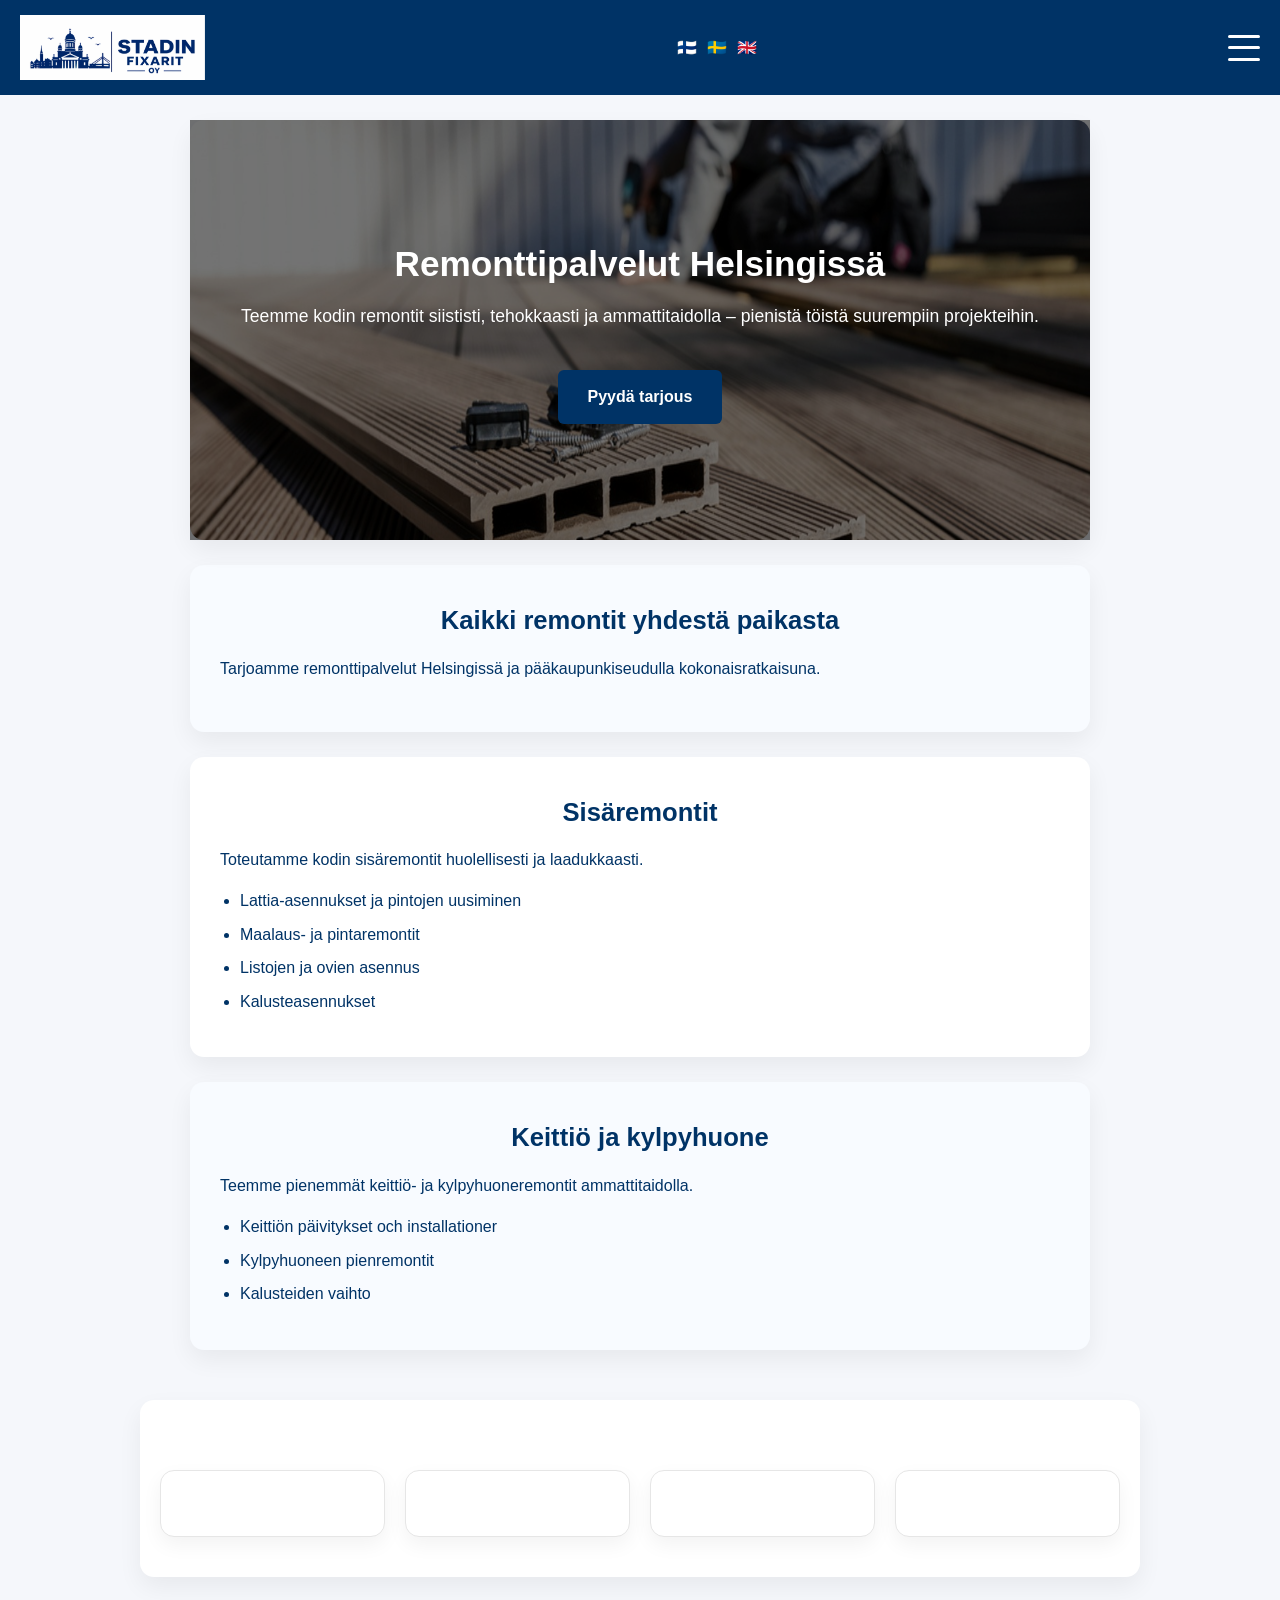
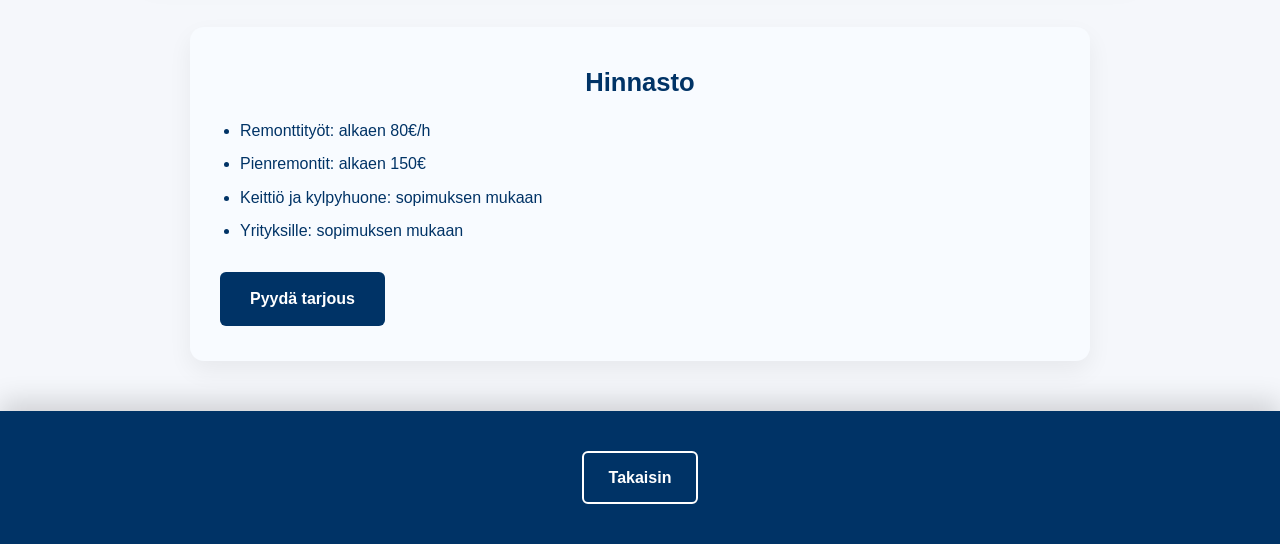
<file: remontti.html>
<!DOCTYPE html>
<html lang="fi">
<head>
<meta charset="UTF-8">
<meta name="viewport" content="width=device-width, initial-scale=1.0">
<title>Remonttipalvelut Helsingissä | Stadin Handymannit Oy</title>

<link rel="stylesheet" href="css/style.css">
<link rel="stylesheet" href="css/services.css">
</head>

<body class="remontti">

<!-- HEADER -->
<header>
    <div class="logo">
        <img src="images/logo2.png" alt="Stadin Fixarit Oy">
     </div>

    <div class="lang-switch">
        <span onclick="setLang('fi')">🇫🇮</span>
        <span onclick="setLang('sv')">🇸🇪</span>
        <span onclick="setLang('en')">🇬🇧</span>
    </div>

    <nav>
        <div class="menu" id="menu">

    <!-- HUVUD -->
    <a href="index.html" data-translate="navHome">Etusivu</a>

    <!-- RUBRIK -->
    <div class="menu-section" data-translate="menuServices">
        Palvelut
    </div>

    <a href="kodin-asennuspalvelut.html" data-translate="navInstall">
        Kodin asennuspalvelut
    </a>

    <a href="pihapalvelut.html" data-translate="navGarden">
        Pihapalvelut
    </a>

    <a href="remontti.html" data-translate="navRemontti">
        Remontti
    </a>

    <a href="hautakivipalvelut.html" data-translate="navGrave">
        Hautakivipalvelut
    </a>

    <!-- INFO -->
    <div class="menu-section" data-translate="menuCompany">
        Yritys
    </div>

    <a href="index.html#meista" data-translate="navAbout">
        Meistä
    </a>

    <a href="index.html#yhteystiedot" data-translate="navContact">
        Yhteystiedot
    </a>

    <!-- CTA -->
    <a href="index.html#yhteystiedot" class="menu-cta" data-translate="ctaOffer">
        Pyydä tarjous
    </a>

    <!-- BACK -->
    <a href="index.html" class="menu-back" data-translate="backButton">
        ← Takaisin
    </a>

</div>

        <div class="hamburger" id="hamburger">
            <div></div>
            <div></div>
            <div></div>
        </div>
    </nav>
</header>

    <div class="menu-overlay" id="overlay"></div>
<!-- HERO -->
<section id="hero" style="background-image: url('images/remontit.jpg');">
    <div class="hero-container">
        <div class="hero-content">

            <h1 data-translate="remonttiHeroTitle">
    Remonttipalvelut Helsingissä
</h1>

<p data-translate="remonttiHeroText">
    Teemme kodin remontit siististi, tehokkaasti ja ammattitaidolla – pienistä töistä suurempiin projekteihin.
</p>

<a href="index.html#yhteystiedot" class="cta-button" data-translate="remonttiHeroCta">
    Pyydä tarjous
</a>

        </div>
    </div>
</section>

<!-- SECTION 1 -->
<section>

<h2 data-translate="remonttiSection1Title">
    Kaikki remontit yhdestä paikasta
</h2>

<p data-translate="remonttiSection1Text">
    Tarjoamme remonttipalvelut Helsingissä ja pääkaupunkiseudulla kokonaisratkaisuna.
</p>

</section>

<!-- SECTION 2 -->
<section>

<h2 data-translate="remonttiSection2Title">
    Sisäremontit
</h2>

<p data-translate="remonttiSection2Text">
    Toteutamme kodin sisäremontit huolellisesti ja laadukkaasti.
</p>

<ul>
    <li data-translate="remonttiList1">Lattia-asennukset ja pintojen uusiminen</li>
    <li data-translate="remonttiList2">Maalaus- ja pintaremontit</li>
    <li data-translate="remonttiList3">Listojen ja ovien asennus</li>
    <li data-translate="remonttiList4">Kalusteasennukset</li>
</ul>
</section>

<!-- SECTION 3 -->
<section>

    <h2 data-translate="remonttiSection3Title">
    Keittiö ja kylpyhuone
</h2>

<p data-translate="remonttiSection3Text">
    Teemme pienemmät keittiö- ja kylpyhuoneremontit ammattitaidolla.
</p>

<ul>
    <li data-translate="remonttiList5">Keittiön päivitykset och installationer</li>
    <li data-translate="remonttiList6">Kylpyhuoneen pienremontit</li>
    <li data-translate="remonttiList7">Kalusteiden vaihto</li>
</ul>

</section>

  <section class="trust-section">

    <h2 data-translate="trustTitle"></h2>

    <div class="trust-grid">

        <div class="trust-card">
            <h3 data-translate="trust1Title"></h3>
            <p data-translate="trust1Text"></p>
        </div>

        <div class="trust-card">
            <h3 data-translate="trust2Title"></h3>
            <p data-translate="trust2Text"></p>
        </div>

        <div class="trust-card">
            <h3 data-translate="trust3Title"></h3>
            <p data-translate="trust3Text"></p>
        </div>

        <div class="trust-card">
            <h3 data-translate="trust4Title"></h3>
            <p data-translate="trust4Text"></p>
        </div>

    </div>

</section>  
    
<!-- SECTION 4 -->
<section class="service-page">

  <h2 data-translate="remonttiPriceTitle">
    Hinnasto
</h2>

<ul>
    <li data-translate="remonttiPrice1">Remonttityöt: alkaen 80€/h</li>
    <li data-translate="remonttiPrice2">Pienremontit: alkaen 150€</li>
    <li data-translate="remonttiPrice3">Keittiö ja kylpyhuone: sopimuksen mukaan</li>
    <li data-translate="remonttiPrice4">Yrityksille: sopimuksen mukaan</li>
</ul>

<a href="index.html#yhteystiedot" class="cta-button" data-translate="remonttiHeroCta">
    Pyydä tarjous
</a>
</section>

<!-- FOOTER -->
<footer class="back-footer">
    <a href="index.html" class="back-button" data-translate="backButton">
        Takaisin
    </a>
</footer>

<script src="js/script.js"></script>
<script src="js/lang.js"></script>

</body>
</html>
</file>
<file: css/style.css>
/* =========================
   RESET
========================= */
* {
    margin: 0;
    padding: 0;
    box-sizing: border-box;
}

html {
  scroll-behavior: smooth;
}

section {
  scroll-margin-top: 90px;
}
body {
    font-family: Arial, sans-serif;
    background: #ffffff;
    color: #003366;
    line-height: 1.6;
}

/* =========================
   HEADER
========================= */
header {
    background: #003366;
    color: #ffffff;
    padding: 15px 20px;
    display: flex;
    justify-content: space-between;
    align-items: center;
    position: sticky;
    top: 0;
    z-index: 1000;
}

.logo {
    font-weight: 700;
    font-size: 1.6rem;
}
/* LOGO IMAGE */
.logo img {
    height: 90px;
    width: auto;
    display: block;
}
.hamburger {
    display: flex; /* ÄNDRA denna rad */
    flex-direction: column;
    justify-content: space-between;
    width: 32px;
    height: 26px;
    cursor: pointer;
    z-index: 1100;
}

.hamburger div {
    width: 100%;
    height: 3px;
    background: #ffffff;
    border-radius: 2px;
    transition: 0.3s; 
}



/* =========================
   HERO (INDEX LIGHT VERSION)
========================= */
#hero {
    position: relative;
    min-height: 450px;
    display: flex;
    align-items: center;
    justify-content: center;
    padding: 40px 20px;
    background: linear-gradient(135deg, #e6f0ff, #ffffff);
    color: #003366;
}

.hero-container {
    text-align: center;
    max-width: 900px;
}

.hero-container h1 {
    font-size: 2.2rem;
    margin-bottom: 10px;
}

.hero-container p {
    font-size: 1.1rem;
    margin-bottom: 20px;
}

/* =========================
   SERVICES (INDEX CARDS)
========================= */
.services-container {
    display: flex;
    flex-wrap: wrap;
    gap: 20px;
    justify-content: center;
}

.service-item {
    flex: 1 1 250px;
    background: #e6f0ff;
    padding: 20px;
    border-radius: 10px;
    text-align: center;
    text-decoration: none;
    color: #003366;
    transition: 0.3s;
}

.service-item:hover {
    transform: translateY(-6px);
    box-shadow: 0 10px 20px rgba(0,0,0,0.1);
}

.service-item .icon {
    font-size: 2rem;
    margin-bottom: 10px;
}
.service-item ul {
    text-align: left;
    padding-left: 18px;
    margin-top: 10px;
}

.service-item li {
    text-align: left;
    margin-bottom: 6px;
    line-height: 1.4;
}
/* =========================
   ABOUT + CONTACT
========================= */
section {
    padding: 40px 20px;
    max-width: 1000px;
    margin: 20px auto;
}

h2 {
    text-align: center;
    margin-bottom: 20px;
}

/* =========================
   CTA BUTTON
========================= */
.cta-button {
    display: inline-block;
    padding: 12px 25px;
    background: #003366;
    color: #ffffff;
    border-radius: 5px;
    text-decoration: none;
    font-weight: 700;
}

/* =========================
   FOOTER
========================= */
footer {
    text-align: center;
    padding: 40px 20px;
    background: #003366; /* samma som header */
    color: #ffffff;
    margin-top: 40px;
}

/* valfritt: gör text lite snyggare */
footer p {
    margin: 6px 0;
    opacity: 0.9;
}

/* länkar i footer */
footer a {
    color: #ffffff;
    text-decoration: none;
    font-weight: 600;
}

footer a:hover {
    text-decoration: underline;
}
footer {
    box-shadow: 0 -10px 25px rgba(0,0,0,0.15);
}
/* =========================
   MOBILE
========================= */
@media (max-width: 768px) {
    
    .hamburger {
        display: flex;
    }

    #hero h1 {
        font-size: 1.6rem;
    }
}
/* LOGO MOBILE */
    .logo img {
        height: 65px;
    }
}
/* =========================
   CONTACT (PREMIUM LAYOUT)
========================= */

.contact-container {
    display: flex;
    gap: 30px;
    align-items: stretch;
    flex-wrap: wrap;
}

/* FORMULÄR */
.contact-container form {
    flex: 1;
    min-width: 280px;
    background: #ffffff;
    padding: 25px;
    border-radius: 12px;
    box-shadow: 0 10px 25px rgba(0,0,0,0.08);
    display: flex;
    flex-direction: column;
    gap: 12px;
}

/* INPUT FIELDS */
.contact-container input,
.contact-container textarea {
    width: 100%;
    padding: 12px;
    border: 1px solid #ddd;
    border-radius: 8px;
    font-size: 1rem;
    outline: none;
    transition: 0.3s;
    font-family: Arial, sans-serif;
}

.contact-container input:focus,
.contact-container textarea:focus {
    border-color: #003366;
    box-shadow: 0 0 0 3px rgba(0,51,102,0.1);
}

/* KNAPP (form submit) */
.contact-container button {
    padding: 12px;
    background: #003366;
    color: #ffffff;
    border: none;
    border-radius: 8px;
    font-weight: 700;
    cursor: pointer;
    transition: 0.3s;
}

.contact-container button:hover {
    background: #002244;
}

/* GOOGLE MAPS */
.map {
    flex: 1;
    min-width: 280px;
    border-radius: 12px;
    overflow: hidden;
    box-shadow: 0 10px 25px rgba(0,0,0,0.08);
}

.map iframe {
    width: 100%;
    height: 100%;
    min-height: 360px;
    border: 0;
}

/* MOBILE FIX */
@media (max-width: 768px) {
    .contact-container {
        flex-direction: column;
    }

    .map iframe {
        min-height: 250px;
    }
}
#hero {
    position: relative;
    min-height: 450px;
    display: flex;
    align-items: center;
    justify-content: center;
    padding: 40px 20px;
    background-size: cover;
    background-position: center;
    background-repeat: no-repeat;
    color: #ffffff;
}

#hero::before {
    content: "";
    position: absolute;
    inset: 0;
    background: rgba(0, 51, 102, 0.45);
}

.hero-container {
    position: relative;
    z-index: 1;
    text-align: center;
    max-width: 900px;
}
body.index #hero {
    background-image: url("../images/hero-index.jpg");
}

body.pihapalvelut #hero {
    background-image: url("../images/pihapalvelut.jpg");
}

body.remontti #hero {
    background-image: url("../images/remontti.jpg");
}

body.kodin-asennus #hero {
    background-image: url("../images/kodin-asennus.jpg");
}

body.hautakivipalvelut #hero {
    background-image: url("../images/hautakivi.jpg");
}
@media (max-width: 768px) {
    #hero {
        min-height: 300px;
        padding: 30px 15px;
    }
}

/* =========================
 IMAGE SECTION
}======================== */
.image-section {
    max-width: 1000px;
    margin: 40px auto;
    padding: 0 20px;
}

.image-section img {
    width: 100%;
    height: auto;
    max-height: 400px;
    object-fit: cover;
    border-radius: 12px;
    display: block;
    box-shadow: 0 8px 20px rgba(0,0,0,0.1);
}

.image-section img:hover {
    transform: scale(1.02);
    transition: 0.3s ease;
}

.lang-switch {
    display: flex;
    gap: 10px;
    align-items: center;
}

.lang-switch a {
    font-size: 1.3rem;
    text-decoration: none;
    transition: transform 0.2s;
}

.lang-switch a:hover {
    transform: scale(1.2);
}
/* SIDEMENU */
/* SIDEBAR MENU */
.menu {
    position: fixed;
    top: 0;
    right: -300px;
    width: 260px;
    height: 100%;
    background: #003366;
    display: flex;
    flex-direction: column;
    gap: 20px;
    padding: 80px 20px;
    transition: 0.3s ease;
    z-index: 1000;
}

.menu.active {
    right: 0;
}

.menu a {
    color: white;
    text-decoration: none;
    font-weight: 700;
}

/* OVERLAY */
.menu-overlay {
    position: fixed;
    top: 0;
    left: 0;
    width: 100%;
    height: 100%;
    background: rgba(0,0,0,0.4);
    opacity: 0;
    pointer-events: none;
    transition: 0.3s;
    z-index: 900;
}

.menu-overlay.active {
    opacity: 1;
    pointer-events: all;
}
/* =========================
   PREMIUM SECTION UPGRADE
   (safe override - no breaking changes)
========================= */

/* Generell section-lyft */
section {
    border-radius: 12px;
    transition: all 0.3s ease;
}

/* Alternating background för djup */
section:nth-of-type(even) {
    background: #f6f9ff;
}

section:nth-of-type(odd) {
    background: #ffffff;
}

/* Hover-känsla (subtil premium touch) */
section:hover {
    transform: translateY(-2px);
}

/* =========================
   PALVELUT / SERVICES GRID UPGRADE
========================= */

.services-container {
    display: grid;
    grid-template-columns: repeat(auto-fit, minmax(220px, 1fr));
    gap: 25px;
}

/* Lite mer “card premium” */
.service-item {
    background: #ffffff;
    border: 1px solid #e6e6e6;
    box-shadow: 0 6px 18px rgba(0,0,0,0.06);
}

/* hover förbättring */
.service-item:hover {
    transform: translateY(-6px);
    box-shadow: 0 12px 30px rgba(0,0,0,0.12);
}

/* =========================
   MEISTÄ / ABOUT SECTION
========================= */

#about {
    position: relative;
    padding: 60px 20px;
    background: #003366; /* samma blå som header */
    color: #ffffff;
}

#about p {
    font-size: 1.05rem;
    max-width: 800px;
    margin: 0 auto;
    line-height: 1.8;
    color: #ffffff;
}

/* säkerställer att innehåll ligger ovanför ev. andra layers */
#about .about-content {
    position: relative;
    z-index: 2;
}
/* =========================
   MOBILE IMPROVEMENTS
========================= */

@media (max-width: 768px) {
    section {
        margin: 10px;
        padding: 25px 15px;
    }

    .service-item:hover {
        transform: none;
    }

    #about .about-overlay {
        padding: 40px 15px;
    }
}
/* =========================
   TRUST SECTION (PREMIUM SAFE)
========================= */

.trust-section {
    max-width: 1000px;
    margin: 50px auto;
    padding: 40px 20px;
    text-align: center;
}

.trust-section h2 {
    margin-bottom: 30px;
    font-size: 1.8rem;
    color: #003366;
}

/* GRID */
.trust-grid {
    display: grid;
    grid-template-columns: repeat(auto-fit, minmax(220px, 1fr));
    gap: 20px;
}

/* CARD */
.trust-card {
    background: #ffffff;
    border-radius: 14px;
    padding: 25px 20px;
    border: 1px solid #e6e6e6;
    box-shadow: 0 8px 20px rgba(0,0,0,0.05);
    transition: all 0.3s ease;
    text-align: left;
}

/* HOVER */
.trust-card:hover {
    transform: translateY(-5px);
    box-shadow: 0 15px 35px rgba(0,0,0,0.12);
}

/* TITLE */
.trust-card h3 {
    margin-bottom: 10px;
    font-size: 1.1rem;
    color: #003366;
}

/* TEXT */
.trust-card p {
    font-size: 0.95rem;
    line-height: 1.6;
}

/* MOBILE SAFE */
@media (max-width: 768px) {
    .trust-section {
        padding: 30px 15px;
        margin: 30px auto;
    }

    .trust-card {
        padding: 20px 15px;
    }

    .trust-section h2 {
        font-size: 1.4rem;
    }
}
</file>
<file: css/services.css>
/* =========================
   RESET
========================= */
* {
    margin: 0;
    padding: 0;
    box-sizing: border-box;
}

body {
    font-family: Arial, sans-serif;
    background: #f5f7fb;
    color: #003366;
    line-height: 1.6;
}

/* =========================
   HEADER
========================= */
header {
    background: #003366;
    color: #ffffff;
    padding: 15px 20px;
    display: flex;
    justify-content: space-between;
    align-items: center;
    position: sticky;
    top: 0;
    z-index: 1000;
}

/* =========================
   HERO (PREMIUM)
========================= */
#hero {
    position: relative;
    min-height: 420px;
    display: flex;
    align-items: center;
    justify-content: center;
    padding: 40px 20px;
    background-size: cover;
    background-position: center;
    color: #ffffff;
}

#hero::before {
    content: "";
    position: absolute;
    inset: 0;
    background: rgba(0,0,0,0.55);
}

.hero-container {
    position: relative;
    z-index: 1;
    text-align: center;
    max-width: 800px;
}

.hero-container h1 {
    font-size: 2.2rem;
    margin-bottom: 10px;
}

/* =========================
   SECTION WRAPPER (FLOW)
========================= */
section {
    max-width: 900px;
    margin: 25px auto;
    padding: 35px 30px;
    background: #ffffff;
    border-radius: 14px;
    box-shadow: 0 10px 25px rgba(0,0,0,0.06);
    transition: 0.3s;
}

section:hover {
    transform: translateY(-4px);
}

/* =========================
   TYPOGRAPHY
========================= */
section h2 {
    font-size: 1.6rem;
    margin-bottom: 15px;
    color: #003366;
}

section p {
    margin-bottom: 15px;
}

/* =========================
   LISTS
========================= */
ul {
    padding-left: 20px;
}

li {
    margin-bottom: 8px;
    position: relative;
}

/* liten visuell bullet upgrade */
li::marker {
    color: #003366;
}

/* =========================
   FEATURE BLOCK (NEXT LEVEL)
========================= */
.feature-box {
    display: flex;
    gap: 15px;
    align-items: flex-start;
    background: #f5f9ff;
    padding: 15px;
    border-radius: 10px;
    margin-top: 15px;
}

/* ikon (valfri emoji eller svg) */
.feature-icon {
    font-size: 1.5rem;
}

/* =========================
   PRICE BOX
========================= */
.price-box {
    background: #f5f9ff;
    border-left: 4px solid #003366;
    padding: 15px;
    border-radius: 8px;
    margin-top: 15px;
}

/* =========================
   CTA BUTTON (PRO)
========================= */
.cta-button {
    display: inline-block;
    margin-top: 20px;
    padding: 14px 30px;
    background: #003366;
    color: #ffffff;
    border-radius: 6px;
    text-decoration: none;
    font-weight: 700;
    transition: 0.3s;
}

.cta-button:hover {
    background: #002244;
    transform: translateY(-2px);
}

/* =========================
   BACK BUTTON
========================= */
 .back-footer {
    text-align: center;
    padding: 40px 20px;
    margin-top: 50px;
    background: #003366;
    position: relative;
    z-index: 1001; /* 🔥 över overlay */
 }

.back-button {
    display: inline-block;
    border: 2px solid #ffffff;   /* vit kant */
    padding: 12px 25px;
    border-radius: 6px;
    text-decoration: none;
    font-weight: 700;
    color: #ffffff;              /* vit text */
    transition: 0.3s;
}

.back-button {
    position: relative;
    z-index: 1002;
}

/* =========================
   SECTION VARIATION (DEPTH)
========================= */
section:nth-of-type(even) {
    background: #f8fbff;
}

/* =========================
   MOBILE
========================= */
@media (max-width: 768px) {

    #hero {
        min-height: 300px;
        padding: 30px 15px;
    }

    .hero-container h1 {
        font-size: 1.6rem;
    }

    section {
        margin: 12px;
        padding: 25px 20px;
    }

    section:hover {
        transform: none;
    }

    .feature-box {
        flex-direction: column;
    }
}
</file>
